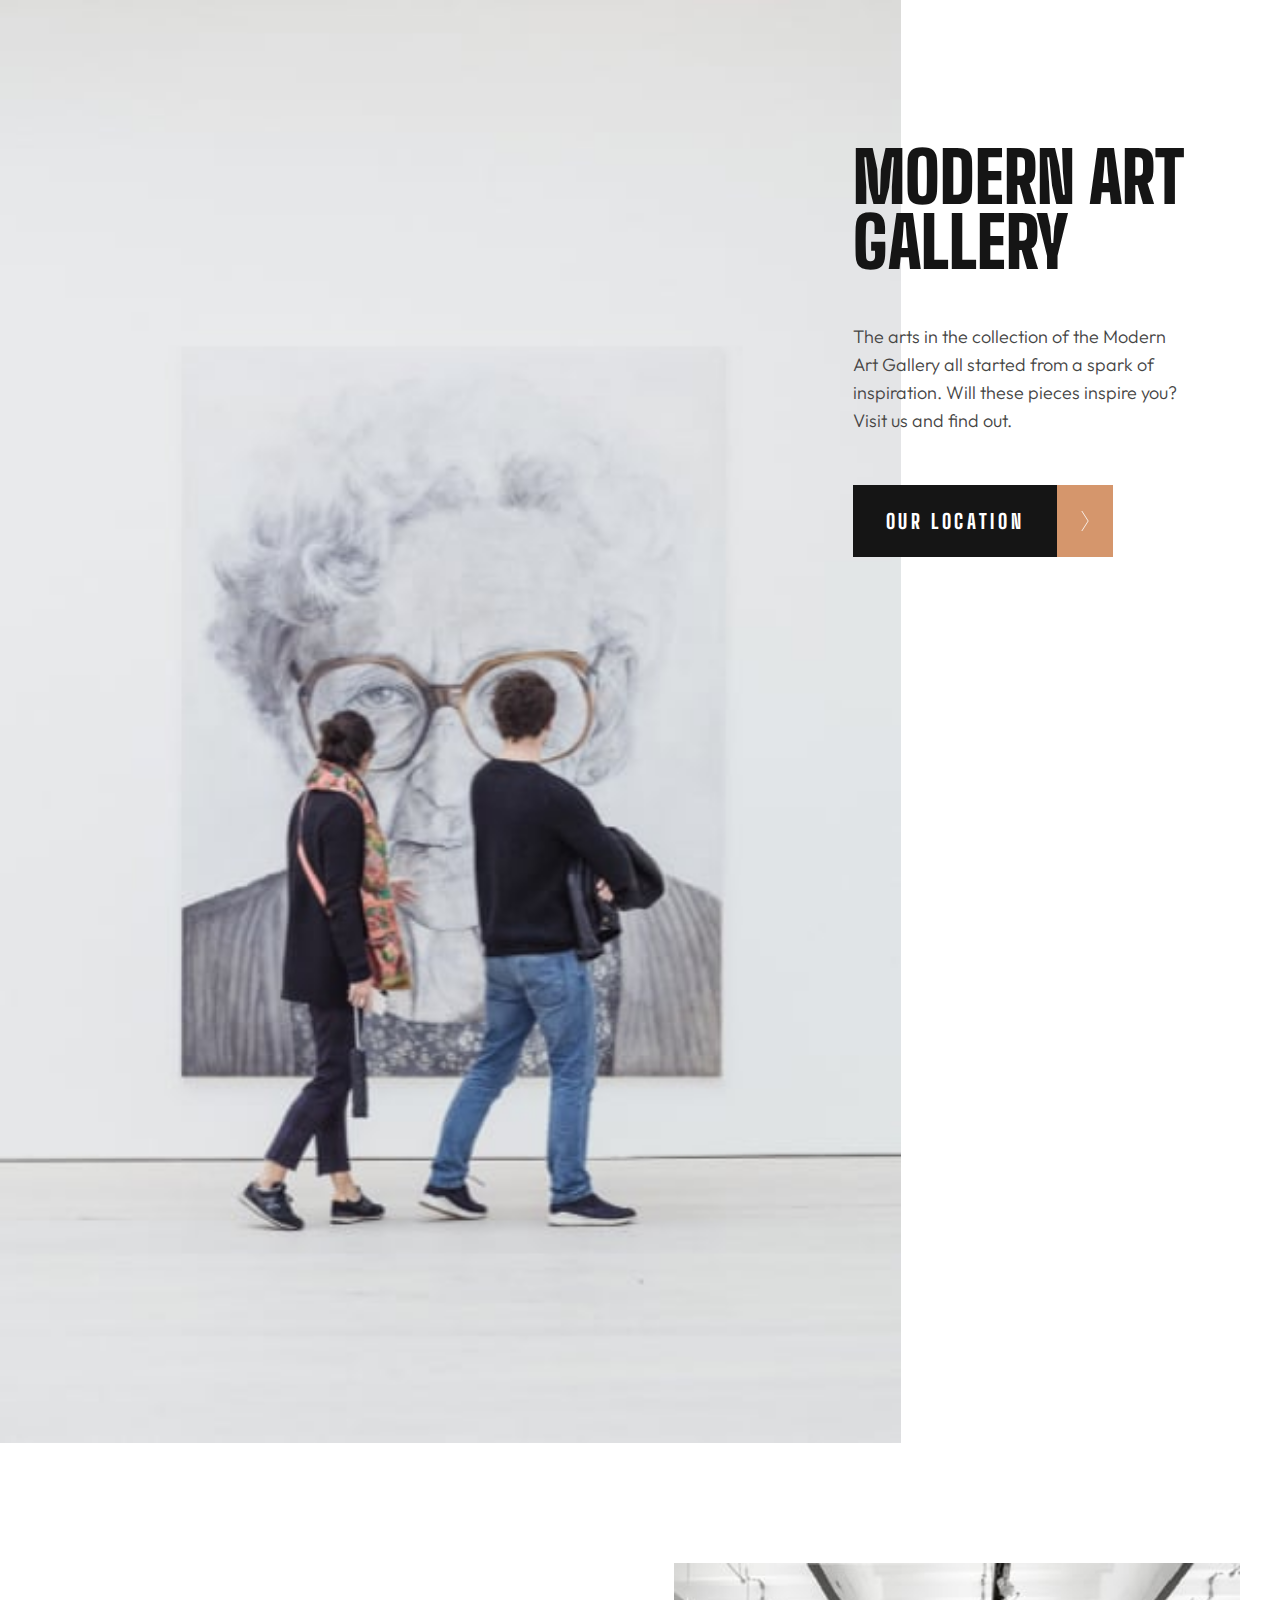
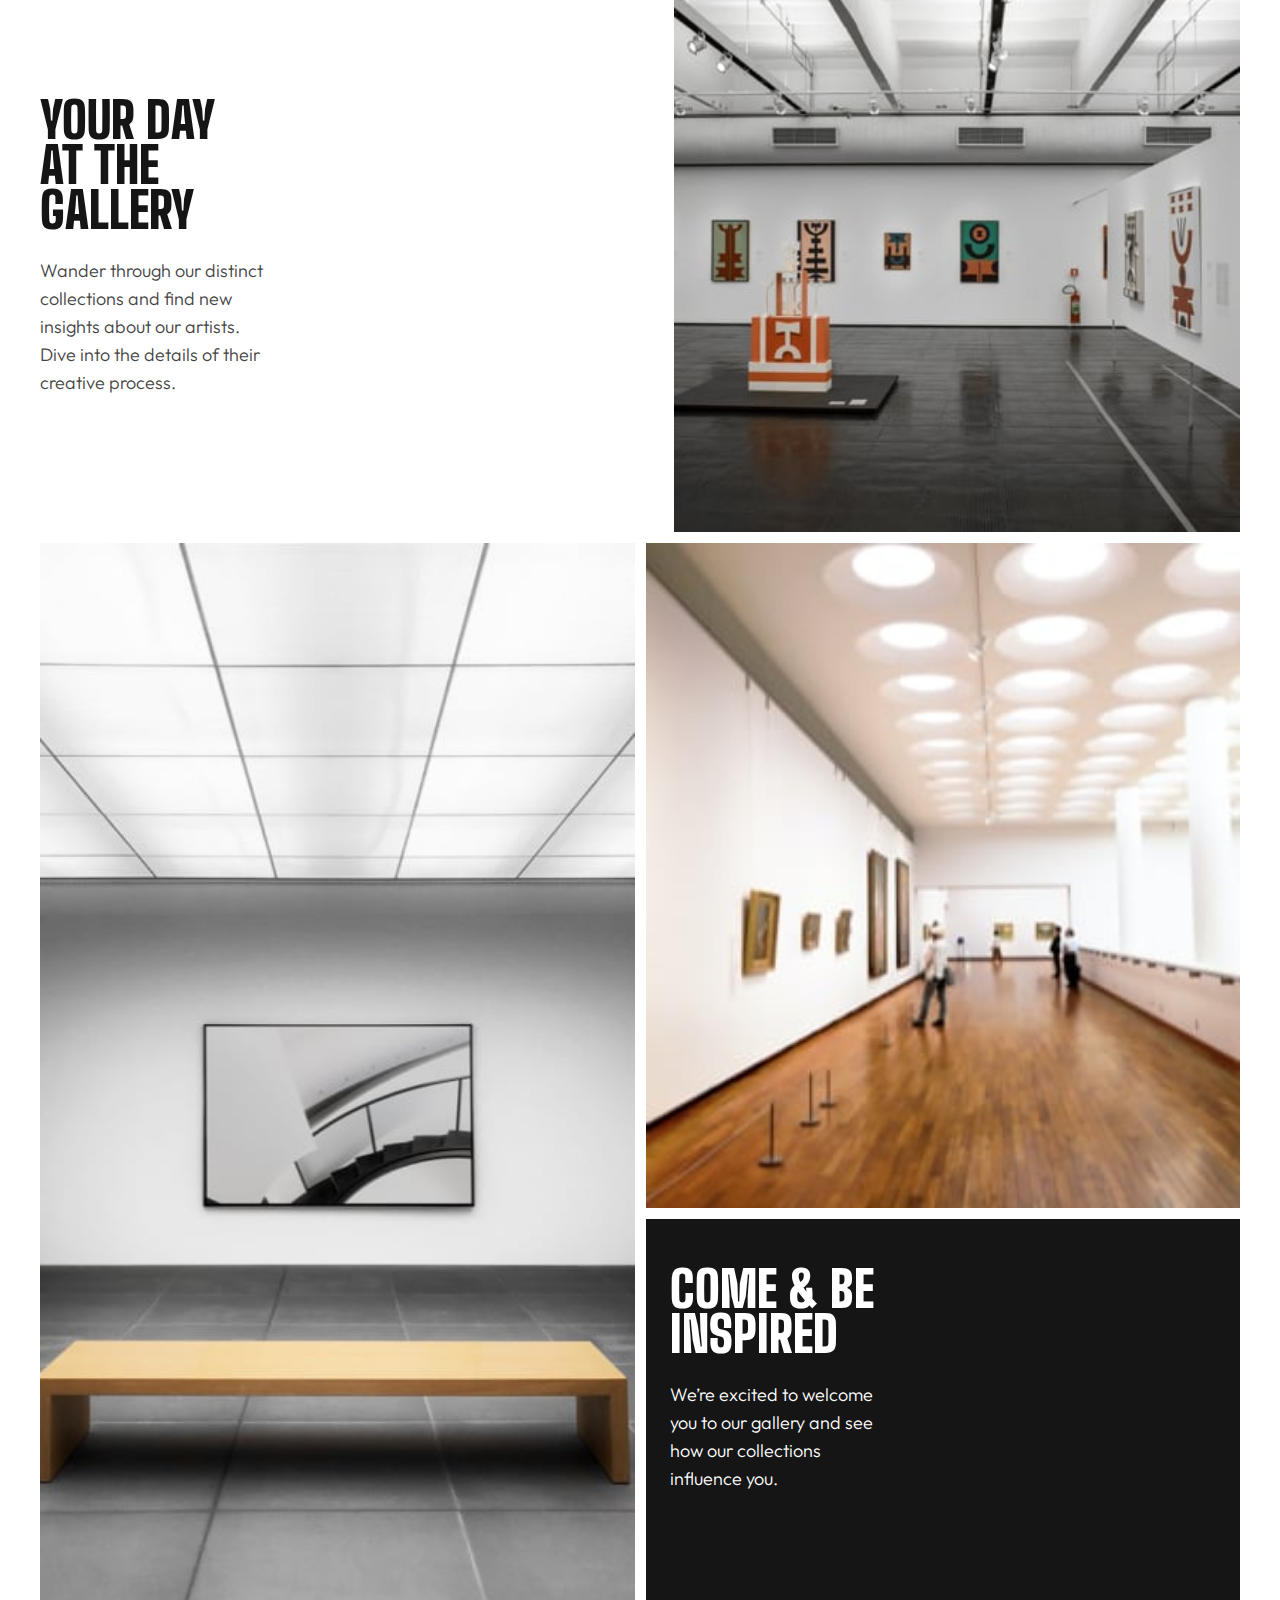
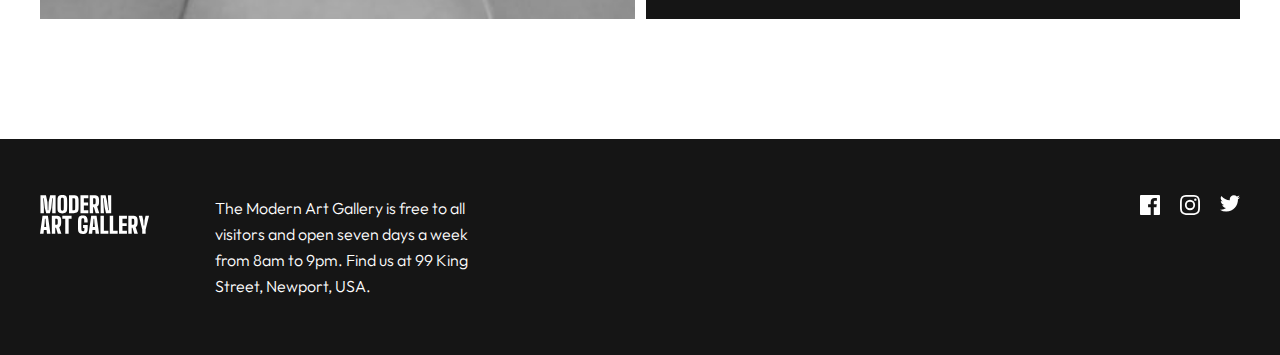
<file: index.html>
<!DOCTYPE html>
<html lang="en">
  <head>
    <link rel="stylesheet" href="reset.css" />
    <link rel="stylesheet" href="index.css" />
    <meta name="viewport" content="width=device-width, initial-scale=1.0" />
  </head>
  <body>
    <div class="header">
      <div class="logo_1440">
        <div class="black_photo">
          <img class="logo_white" src="logo-light.svg" alt="" />
        </div>
        <img class="header_image_desktop" src="image-hero-desktop.jpg" alt="" />
        <img class="logo_black" src="logo-dark.svg" alt="" />
      </div>

      <img class="header_image" src="image-hero.jpg" alt="" />
      <img class="header_image_tablet" src="image-hero-tablet.jpg" alt="" />

      <div class="header_text">
        <span class="header_text1">MODERN ART GALLERY</span>
        <span class="header_text2"
          >The arts in the collection of the Modern Art Gallery all started from
          a spark of inspiration. Will these pieces inspire you? Visit us and
          find out.</span
        >
        <div class="location_box">
          <a class="location_text" href="location.html">OUR LOCATION</a>
          <div class="icon_box">
            <img class="right_arrow" src="icon-arrow-right.svg" alt="" />
          </div>
        </div>
      </div>
    </div>
    <div class="inside_box">
      <div class="mini_box1">
        <img class="photo2" src="image-grid-1.jpg" alt="" />
        <img class="photo2_tablet" src="image-grid-1-tablet.jpg" alt="" />
        <img class="photo2_desktop" src="image-grid-1-desktop.jpg" alt="" />
        <div class="secondtext_box">
          <span class="scnd_text1">Your Day at the Gallery</span>
          <span class="scnd_text2"
            >Wander through our distinct collections and find new insights about
            our artists. Dive into the details of their creative process.</span
          >
        </div>
      </div>
      <div class="mini_box2">
        <img class="photo3" src="image-grid-2.jpg" alt="" />
        <img class="photo3_tablet" src="image-grid-2-tablet.jpg" alt="" />
        <img class="photo3_desktop" src="image-grid-2-desktop.jpg" alt="" />
        <div class="mini_box3">
          <img class="photo4" src="image-grid-3.jpg" alt="" />
          <img class="photo4_tablet" src="image-grid-3-tablet.jpg" alt="" />
          <img class="photo4_desktop" src="image-grid-3-desktop.jpg" alt="" />
          <div class="inspired_box">
            <span class="insp_text1">COME & BE INSPIRED</span>
            <span class="insp_text2"
              >We’re excited to welcome you to our gallery and see how our
              collections influence you.</span
            >
          </div>
        </div>
      </div>
    </div>
    <footer class="footer_box">
      <div class="footer_box2">
        <img class="footer_logo" src="logo-light.svg" alt="" />
        <span class="footer_text"
          >The Modern Art Gallery is free to all visitors and open seven days a
          week from 8am to 9pm. Find us at 99 King Street, Newport, USA.</span
        >
      </div>

      <div class="social_icons">
        <svg
          class="fb"
          width="20"
          height="20"
          xmlns="http://www.w3.org/2000/svg"
        >
          <path
            d="M18.896 0H1.104C.494 0 0 .494 0 1.104v17.793C0 19.506.494 20 1.104 20h9.58v-7.745H8.076V9.237h2.606V7.01c0-2.583 1.578-3.99 3.883-3.99 1.104 0 2.052.082 2.329.119v2.7h-1.598c-1.254 0-1.496.597-1.496 1.47v1.928h2.989l-.39 3.018h-2.6V20h5.098c.608 0 1.102-.494 1.102-1.104V1.104C20 .494 19.506 0 18.896 0Z"
            fill="#FFF"
          />
        </svg>
        <svg
          class="insta"
          width="20"
          height="20"
          xmlns="http://www.w3.org/2000/svg"
        >
          <path
            d="M10 1.802c2.67 0 2.987.01 4.042.059 2.71.123 3.975 1.409 4.099 4.099.048 1.054.057 1.37.057 4.04 0 2.672-.01 2.988-.057 4.042-.124 2.687-1.387 3.975-4.1 4.099-1.054.048-1.37.058-4.041.058-2.67 0-2.987-.01-4.04-.058-2.718-.124-3.977-1.416-4.1-4.1-.048-1.054-.058-1.37-.058-4.041 0-2.67.01-2.986.058-4.04.124-2.69 1.387-3.977 4.1-4.1 1.054-.048 1.37-.058 4.04-.058ZM10 0C7.284 0 6.944.012 5.877.06 2.246.227.227 2.242.061 5.877.01 6.944 0 7.284 0 10s.012 3.057.06 4.123c.167 3.632 2.182 5.65 5.817 5.817 1.067.048 1.407.06 4.123.06s3.057-.012 4.123-.06c3.629-.167 5.652-2.182 5.816-5.817.05-1.066.061-1.407.061-4.123s-.012-3.056-.06-4.122C19.777 2.249 17.76.228 14.124.06 13.057.01 12.716 0 10 0Zm0 4.865a5.135 5.135 0 1 0 0 10.27 5.135 5.135 0 0 0 0-10.27Zm0 8.468a3.333 3.333 0 1 1 0-6.666 3.333 3.333 0 0 1 0 6.666Zm5.338-9.87a1.2 1.2 0 1 0 0 2.4 1.2 1.2 0 0 0 0-2.4Z"
            fill="#FFF"
          />
        </svg>
        <svg class="twitter" width="20" height="17" xmlns="http://www.w3.org/2000/svg">
          <path
            d="M20 2.172a8.192 8.192 0 0 1-2.357.646 4.11 4.11 0 0 0 1.805-2.27 8.22 8.22 0 0 1-2.606.996A4.096 4.096 0 0 0 13.847.248c-2.65 0-4.596 2.472-3.998 5.037A11.648 11.648 0 0 1 1.392 1a4.109 4.109 0 0 0 1.27 5.478 4.086 4.086 0 0 1-1.858-.513c-.045 1.9 1.318 3.679 3.291 4.075a4.113 4.113 0 0 1-1.853.07 4.106 4.106 0 0 0 3.833 2.849A8.25 8.25 0 0 1 0 14.658a11.616 11.616 0 0 0 6.29 1.843c7.618 0 11.923-6.434 11.663-12.205A8.354 8.354 0 0 0 20 2.172Z"
            fill="#FFF"
          />
        </svg>
      </div>
    </footer>
  </body>
</html>
</file>
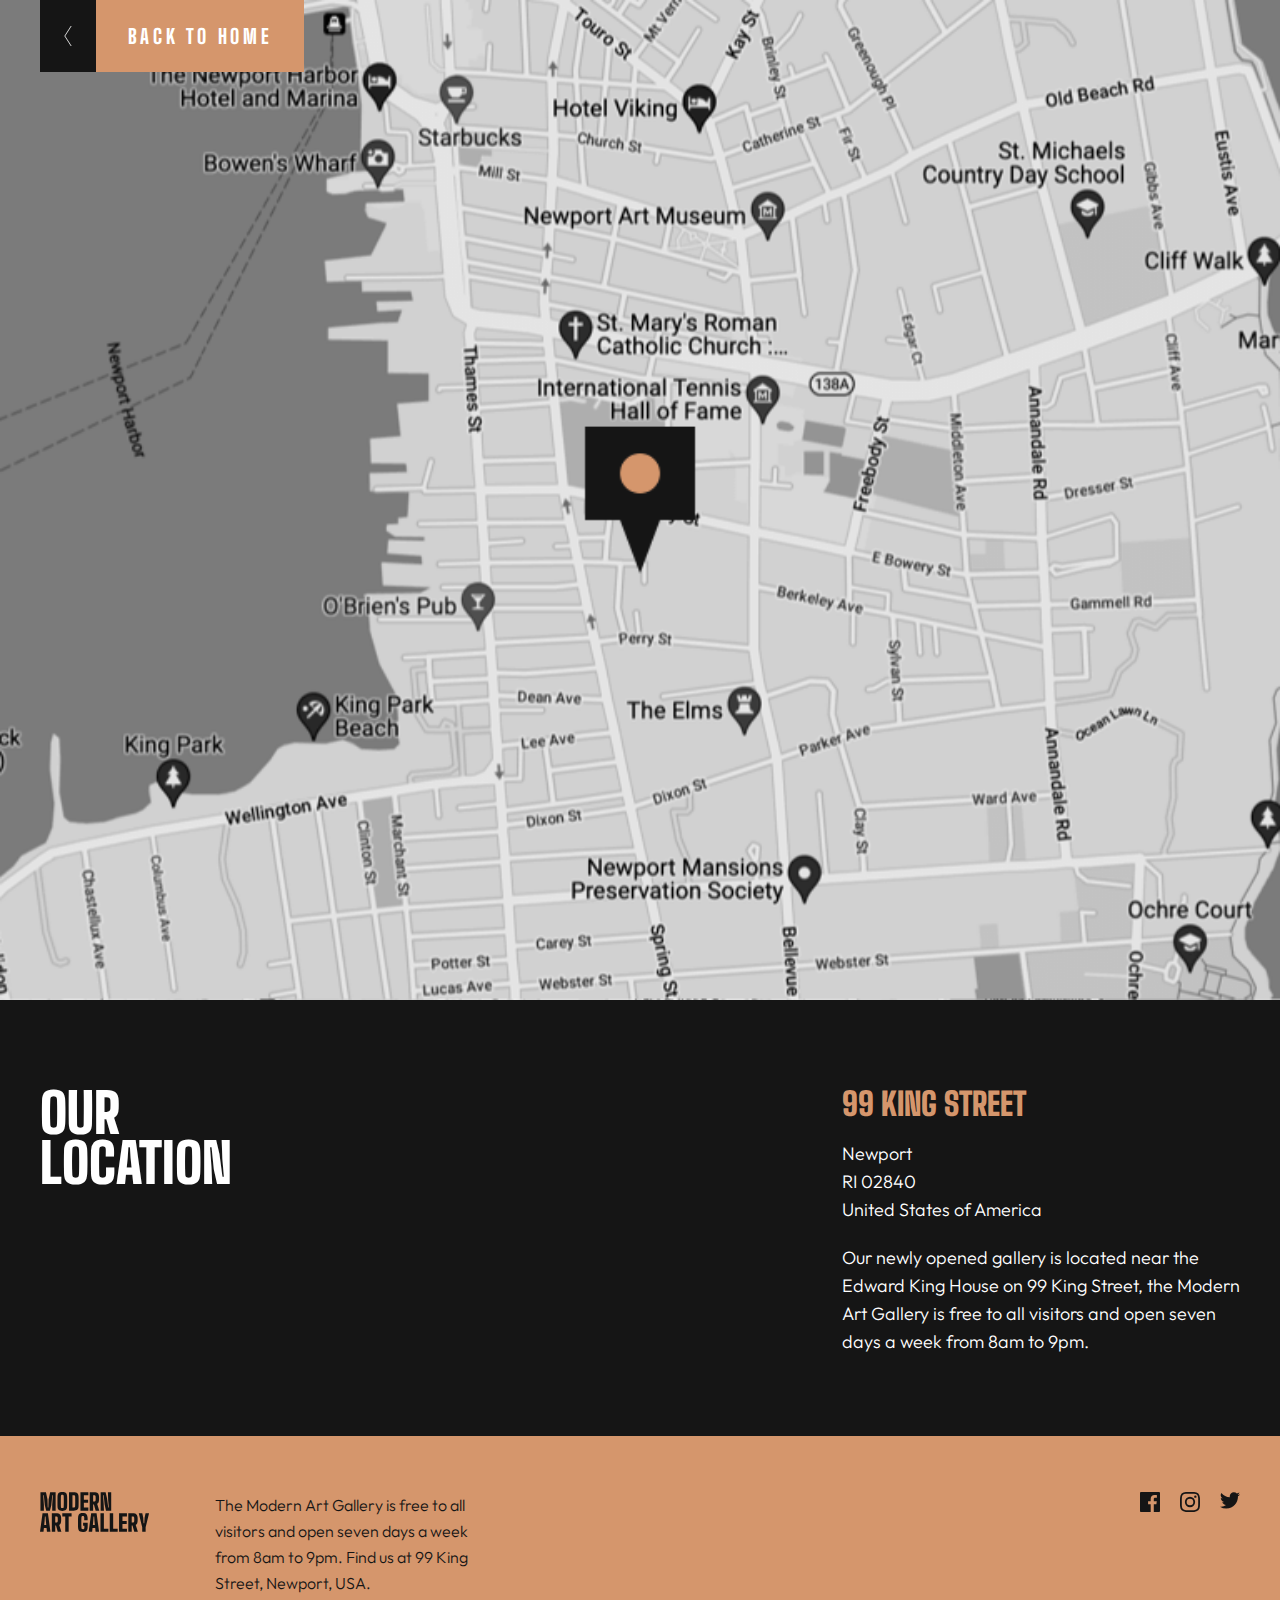
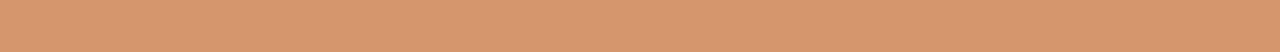
<file: location.html>
<!DOCTYPE html>
<html lang="en">
  <head>
    <link rel="stylesheet" href="reset.css" />
    <link rel="stylesheet" href="location.css" />
    <meta charset="UTF-8" />
    <meta http-equiv="X-UA-Compatible" content="IE=edge" />
    <meta name="viewport" content="width=device-width, initial-scale=1.0" />
    <title>location</title>
  </head>
  <body>
    <div class="back_box">
      <div class="back_icon">
        <img class="icon_arrow_back" src="icon-arrow-left.svg" alt="" />
      </div>
      <a class="back_home" href="index.html">BACK TO HOME</a>
    </div>
    <div class="map_location_back">
      <img class="map_photo" src="image-map.png" alt="" />
      <img class="map_photo_tablet" src="image-map-tablet.png" alt="" />
      <img class="map_photo_desktop" src="image-map-desktop.png" alt="">
      <div class="black_box1">
        <span class="black_text1">OUR LOCATION</span>
        <div class="black_inside_box">
          <span class="black_text2">99 King Street</span>
          <span class="black_text3"
            >Newport <br />
            RI 02840 <br />
            United States of America</span
          >
          <span class="black_text4"
            >Our newly opened gallery is located near the Edward King House on
            99 King Street, the Modern Art Gallery is free to all visitors and
            open seven days a week from 8am to 9pm.</span
          >
        </div>
      </div>
      <footer class="footer_box">
        <div class="footer_box2">
          <img class="footer_logo" src="logo-dark.svg" alt="" />
          <span class="footer_text"
            >The Modern Art Gallery is free to all visitors and open seven days
            a week from 8am to 9pm. Find us at 99 King Street, Newport,
            USA.</span
          >
        </div>

        <div class="loc_social_icons">
          <svg
          class="fb"
          width="20"
          height="20"
          xmlns="http://www.w3.org/2000/svg"
        >
          <path
            d="M18.896 0H1.104C.494 0 0 .494 0 1.104v17.793C0 19.506.494 20 1.104 20h9.58v-7.745H8.076V9.237h2.606V7.01c0-2.583 1.578-3.99 3.883-3.99 1.104 0 2.052.082 2.329.119v2.7h-1.598c-1.254 0-1.496.597-1.496 1.47v1.928h2.989l-.39 3.018h-2.6V20h5.098c.608 0 1.102-.494 1.102-1.104V1.104C20 .494 19.506 0 18.896 0Z"
            fill="#151515"
          />
        </svg>
        <svg
          class="insta"
          width="20"
          height="20"
          xmlns="http://www.w3.org/2000/svg"
        >
          <path
            d="M10 1.802c2.67 0 2.987.01 4.042.059 2.71.123 3.975 1.409 4.099 4.099.048 1.054.057 1.37.057 4.04 0 2.672-.01 2.988-.057 4.042-.124 2.687-1.387 3.975-4.1 4.099-1.054.048-1.37.058-4.041.058-2.67 0-2.987-.01-4.04-.058-2.718-.124-3.977-1.416-4.1-4.1-.048-1.054-.058-1.37-.058-4.041 0-2.67.01-2.986.058-4.04.124-2.69 1.387-3.977 4.1-4.1 1.054-.048 1.37-.058 4.04-.058ZM10 0C7.284 0 6.944.012 5.877.06 2.246.227.227 2.242.061 5.877.01 6.944 0 7.284 0 10s.012 3.057.06 4.123c.167 3.632 2.182 5.65 5.817 5.817 1.067.048 1.407.06 4.123.06s3.057-.012 4.123-.06c3.629-.167 5.652-2.182 5.816-5.817.05-1.066.061-1.407.061-4.123s-.012-3.056-.06-4.122C19.777 2.249 17.76.228 14.124.06 13.057.01 12.716 0 10 0Zm0 4.865a5.135 5.135 0 1 0 0 10.27 5.135 5.135 0 0 0 0-10.27Zm0 8.468a3.333 3.333 0 1 1 0-6.666 3.333 3.333 0 0 1 0 6.666Zm5.338-9.87a1.2 1.2 0 1 0 0 2.4 1.2 1.2 0 0 0 0-2.4Z"
            fill="#151515"
          />
        </svg>
        <svg class="twitter" width="20" height="17" xmlns="http://www.w3.org/2000/svg">
          <path
            d="M20 2.172a8.192 8.192 0 0 1-2.357.646 4.11 4.11 0 0 0 1.805-2.27 8.22 8.22 0 0 1-2.606.996A4.096 4.096 0 0 0 13.847.248c-2.65 0-4.596 2.472-3.998 5.037A11.648 11.648 0 0 1 1.392 1a4.109 4.109 0 0 0 1.27 5.478 4.086 4.086 0 0 1-1.858-.513c-.045 1.9 1.318 3.679 3.291 4.075a4.113 4.113 0 0 1-1.853.07 4.106 4.106 0 0 0 3.833 2.849A8.25 8.25 0 0 1 0 14.658a11.616 11.616 0 0 0 6.29 1.843c7.618 0 11.923-6.434 11.663-12.205A8.354 8.354 0 0 0 20 2.172Z"
            fill="#151515"
          />
        </svg>
        </div>
      </footer>
    </div>
  </body>
</html>
</file>
<file: index.css>
@import url('https://fonts.googleapis.com/css2?family=Big+Shoulders+Display:wght@800;900&display=swap');
@import url('https://fonts.googleapis.com/css2?family=Outfit:wght@300&display=swap');

body{
    background-color: white;
    width: 100%;
    display: flex;
    flex-direction: column;
    align-items: center;
    min-height: 100vh;
}




.header{
    width: 100%;
}

.header_image{
    width: 100%;
    display: block;
}

.header_image_tablet{
    display: none;
}

.header_image_desktop{
    display: none;
}

.inside_box{
    
    width: 100%;
    display: flex;
    flex-direction: column;
    align-items: center;
    box-sizing: border-box;
    padding-left: 16px;
    padding-right: 16px;
}

.black_photo{
    display: none;
}

.logo_1440{
    display: none;
}

.logo_black{
    display: none;

}

.logo_white{
    display: none;
}

.mini_box1{
    width: 100%;

} 

.mini_box2{
    width: 100%;
}

.header_text{
    display: flex;
    flex-direction: column;
    margin-top: 32px;
    width: 100%;
    padding-left: 16px;
    box-sizing: border-box;
    
}

.header_text1{
    font-family: 'Big Shoulders Display';
    font-style: normal;
    font-weight: 900;
    font-size: 60px;
    line-height: 55px;
    text-transform: uppercase;
    color: #151515;
    width: 343px;
    height: 110px;
}

.header_text2{
    font-family: 'Outfit';
    font-style: normal;
    font-weight: 300;
    font-size: 18px;
    line-height: 28px;
    color: #444444;
    width: 343px;
    height: 112px;
    margin-top: 32px;
}

.location_text{
    font-family: 'Big Shoulders Display';
    font-style: normal;
    font-weight: 800;
    font-size: 20px;
    line-height: 24px;
    letter-spacing: 3.63636px;
    color: #FFFFFF;
    background: #151515;
    width: 204px;
    height: 72px;
    text-align: center;
    display: flex;
    flex-direction: column;
    align-items: center;
    justify-content: center;
    margin-top: 32px;
    text-decoration: none;
    transition: ease 0.3s;
    
}

.location_box{
    display: flex;
    flex-direction: row;
    align-items: center;
}

.location_box:hover > .location_text{
    background-color: #D5966C;
}


.location_box:hover > .icon_box{
    background: #151515; 
} 

.icon_box{
    background: #D5966C;
    width: 56px;
    height: 72px;
    display: flex;
    align-items: center;
    justify-content: center;
    margin-top: 32px;
    cursor: pointer;
    transition: ease 0.3s;
}


.right_arrow{
    width: 8px;
}

.photo2{
    margin-top: 120px;
    width: 100%;
    display: block;
}

.photo2_tablet{
    display: none;
}

.photo2_desktop{
    display: none;
}

.secondtext_box{
    display: flex;
    flex-direction: column;
    width: 100%;
}

.scnd_text1{
    font-family: 'Big Shoulders Display';
    font-style: normal;
    font-weight: 900;
    font-size: 50px;
    line-height: 45px;
    text-transform: uppercase;
    color: #151515;
    margin-top: 25px;
    width: 343px;
    height: 90px;
}

.scnd_text2{
    font-family: 'Outfit';
    font-style: normal;
    font-weight: 300;
    font-size: 18px;
    line-height: 28px;
    color: #444444;
    margin-top: 21px;
    width: 343px;
    height: 112px;
}

.photo3{
    width: 100%;
    margin-top: 32px;
    display: block;
}

.photo3_tablet{
    display: none;
}

.photo3_desktop{
    display: none;
}



.photo4{
    margin-top: 16px;
    width: 100%;
    display: block;
}

.photo4_tablet{
    display: none;
}

.photo4_desktop{
    display: none;
}

.inspired_box{
    background: #151515;
    width: 100%;
    height: 293px;
    margin-top: 16px;
    flex-direction: column;
    display: flex;
}


.insp_text1{
    font-family: 'Big Shoulders Display';
    font-style: normal;
    font-weight: 900;
    font-size: 50px;
    line-height: 45px;
    text-transform: uppercase;
    color: #FFFFFF;
    margin-top: 48px;
    margin-left: 24px;
    width: 295px;
    height: 90px;
}


.insp_text2{
    font-family: 'Outfit';
    font-style: normal;
    font-weight: 300;
    font-size: 18px;
    line-height: 28px;
    color: #FFFFFF;
    width: 295px;
    height: 84px;
    margin-top: 24px;
    margin-left: 24px;
}

.footer_box{
    width: 100%;
    height: 336px;
    background: #151515;
    display: flex;
    flex-direction: column;
    padding-left: 32px;
    box-sizing: border-box;
    margin-top: 120px;
}

.footer_box2{
    display: flex;
    flex-direction: column;
}


.footer_logo{
    width: 110px;
    margin-top: 48px;
}

.footer_text{
    font-family: 'Outfit';
    font-style: normal;
    font-weight: 300;
    font-size: 16px;
    line-height: 26px;
    color: #FFFFFF;
    width: 331px;
    margin-top: 38px;
}

.social_icons{
    margin-top: 38px;
    display: flex;
    flex-direction: row;
    gap: 20px;
    
}

.fb {
    cursor: pointer;
    transition: ease 0.2s;
}

.fb path:hover{
    fill: #D5966C;
}

.insta{
    cursor: pointer;
    transition: ease 0.2s;
}

.insta path:hover{
    fill: #D5966C;
}

.twitter{
    cursor: pointer;
    transition: ease 0.2s;
}

.twitter path:hover{
    fill: #D5966C;
}

@media screen and (min-width: 768px) {

    .header{
        display: flex;
        justify-content: space-between;
    }


    .header_image{
        display: none;
    }

    
    .black_photo{
        display: none;
    }

    .logo_1440{
        display: none;
    }

    .logo_black{
        display: none;

    }

    .logo_white{
        display: none;
    }

    .header_image_desktop{
        display: none;
    }

    
    
    .header_image_tablet{
        display: block;
        
        width: 100%;
        box-sizing: border-box;
    }

    .header_text{
        display: flex;
        flex-direction: column;
        margin-top: 0px;
        width: auto;
        padding-left: 0px;
        padding-right: 40px;
        box-sizing: border-box;
        left: -48px;
        position: relative;
        top: 145px;

    }

    .header_text1{
        font-style: normal;
        font-weight: 900;
        font-size: 70px;
        line-height: 65px;
        text-transform: uppercase;
        color: #151515;
        width: 339px;
        height: 130px;
    }

    .header_text2{
        font-family: 'Outfit';
        font-style: normal;
        font-weight: 300;
        font-size: 18px;
        line-height: 28px;
        color: #444444;
        width: 339px;
        height: 130px;
        margin-top: 48px;
    }
    
    .inside_box{
        display: grid;
        gap: 11px;
        margin-top: 80px;
        padding: 40px;
        box-sizing: border-box;
        
    }

    .photo2{
        display: none;
    }

    .photo2_desktop{
        display: none;
    }
    

    .mini_box1{
        width: 100%;
        display: flex;
        flex-direction: row-reverse;
        
        align-items: center;
        justify-content: center;
    }

    .mini_box2{
        display: flex;
        flex-direction: row;
        gap: 11px;
        width: 100%;
    }

    .mini_box3{
        display: flex;
        flex-direction: column;
        width: 100%;
        gap: 11px;
    }

    
    .photo2_tablet{
        display: block;
        width: 100%;
        
    }

    .secondtext_box{
        padding-right: 68px;
    }

    .scnd_text1{
        font-family: 'Big Shoulders Display';
        font-style: normal;
        font-weight: 900;
        font-size: 50px;
        line-height: 45px;
        text-transform: uppercase;
        color: #151515;
        margin-top: 0;
        width: 223px;
        height: 135px;
    }

    .scnd_text2{
        font-family: 'Outfit';
        font-style: normal;
        font-weight: 300;
        font-size: 18px;
        line-height: 28px;
        color: #444444;
        margin-top: 24px;
        width: 223px;
        height: 140px;
    }

    .photo3{
        
        display: none;
    }
    
    .photo3_tablet{
        display: block;
        width: 100%;
        

    }

    .photo3_desktop{
        display: none;
    }
    
    .photo4{
        
        display: none;
    }

    .photo4_desktop{
        display: none;
    }

    .photo4_tablet{
        display: block;
        width: 100%;
        
    }

    .inspired_box{
        
        width: 100%;
        height: 100%;
        margin-top: 0px;
    }

    .insp_text1{
        font-family: 'Big Shoulders Display';
        font-style: normal;
        font-weight: 900;
        font-size: 50px;
        line-height: 45px;
        text-transform: uppercase;
        color: #FFFFFF;
        margin-top: 48px;
        margin-left: 24px;
        width: 223px;
        height: 90px;
    }

    .insp_text2{
        font-family: 'Outfit';
        font-style: normal;
        font-weight: 300;
        font-size: 18px;
        line-height: 28px;
        color: #FFFFFF;
        width: 223px;
        height: 112px;
        margin-top: 24px;
        margin-left: 24px;
        margin-bottom: 85px;
    
    }

    .footer_box{
        width: 100%;
        height: 216px;
        display: flex;
        flex-direction: row;
        align-items: flex-start;
        justify-content: space-between;
        margin-top: 80px;
        padding-left: 40px;

    
    }

    .footer_box2{
        display: flex;
        flex-direction: row;
        align-items: flex-start;
        gap: 65px;
    }

    .footer_logo{
        margin-top: 56px;
    }

    .footer_text{
        font-family: 'Outfit';
        font-style: normal;
        font-weight: 300;
        font-size: 16px;
        line-height: 26px;
        color: #FFFFFF;
        margin-top: 56px;
        width: 281px;
        height: 104px;
    }

    .social_icons{
        padding-right: 40px;
        margin-top: 56px;
        display: flex;
        flex-direction: row;
        gap: 20px;
    }



    
}


@media screen and (min-width: 1440px) {

    .header{
        display: flex;
        justify-content: flex-start;
        display: flex;
        justify-content: flex-start;
    }


    .black_photo{
        display: block;
        background: #151515;
        width: 100%;
        overflow: hidden;
    }

    .logo_1440{
        display: flex;
        flex-direction: row;
        width: 100%;
    }

    .logo_black{
        display: block;
        width: 514px;
        left: 165px;
        top: 189px;
        position: absolute;
        z-index: 0;
        height: 176px;


    }

    .logo_white{
        display: block;
        width: 514px;
        position: relative;
        left: 165px;
        top: 189px;
        z-index: 1;
        height: 176px;
    }

    .header_text1{
        display: none;
    }

    .header_image{
        display: none;
    }

    .header_image_tablet{
        display: none;
    }

    .header_image_desktop{
        display: block;
        width: 100%;
    }

    .header_text{
        width: auto;
        left: -65px;
        position: relative;
        padding-right: 100px;
        top: 190px;
        margin-top: 0;

    
    }

    .header_text2{
        font-family: 'Outfit';
        font-style: normal;
        font-weight: 300;
        font-size: 22px;
        line-height: 32px;
        color: #444444;
        width: 350px;
        height: 160px;
        margin-top: 0;
    }

    .inside_box{
        padding-right: 160px;
        padding-left: 160px;
        margin-top: 0;
        padding-top: 180px;
    }

    .photo2_desktop{
        display: block;
        width: 100%;
    }

    .photo2_tablet{
        display: none;
    }

    .photo2{
        display: none;
    }
    
    .photo3_desktop{
        display: block;
        width: 100%;
    }

    .photo3{
        display: none;
    }

    .photo3_tablet{
        display: none;
    }

    .photo4_desktop{
        display: block;
        width: 100%;
    }

    .photo4{
        display: none;
    }

    .photo4_tablet{
        display: none;
    }

    .secondtext_box{
        padding-right: 120px;
    }

    .scnd_text1{
        font-family: 'Big Shoulders Display';
        font-style: normal;
        font-weight: 900;
        font-size: 60px;
        line-height: 60px;
        text-transform: uppercase;
        color: #151515;
        width: 350px;
        height: 120px;
    }

    .scnd_text2{
        font-family: 'Outfit';
        font-style: normal;
        font-weight: 300;
        font-size: 22px;
        line-height: 32px;
        color: #444444;
        width: 350px;
        height: 120px;
        margin-top: 32px;

    }

    .insp_text1{
        font-family: 'Big Shoulders Display';
        font-style: normal;
        font-weight: 900;
        font-size: 60px;
        line-height: 60px;
        text-transform: uppercase;
        color: #FFFFFF;
        width: 350px;
        height: 120px;
        margin-top: 65px;
        margin-left: 48px;
    
    }

    .insp_text2{
        font-family: 'Outfit';
        font-style: normal;
        font-weight: 300;
        font-size: 22px;
        line-height: 32px;
        color: #FFFFFF;
        width: 350px;
        height: 96px;
        margin-left: 48px;
        margin-top: 32px;
        margin-bottom: 64px;
    }

    .footer_box{
        height: 244px;
        padding-left: 165px;
    }

    .footer_box2{
        gap: 140px;

    }

    .footer_logo{
        width: 160px;
        margin-top: 80px;
    }

    .footer_text{
        font-family: 'Outfit';
        font-style: normal;
        font-weight: 300;
        font-size: 18px;
        line-height: 28px;
        color: #FFFFFF;
        margin-top: 80px;
        width: 430px;
        height: 84px;
    }

    .social_icons{
        padding-right: 165px;
        margin-top: 80px;
    }


    
}
</file>
<file: location.css>
@import url('https://fonts.googleapis.com/css2?family=Big+Shoulders+Display:wght@800;900&display=swap');
@import url('https://fonts.googleapis.com/css2?family=Outfit:wght@300&display=swap');

body{
    min-height: 100vh;
}

.back_box{
    display: flex;
    flex-direction: row;
}

.back_box:hover > .back_home{
    background: #D5966C;
}

.back_box:hover > .back_icon{
    background: #151515;
}

.back_icon{
    background: #D5966C;
    width: 56px;
    height: 72px;
    display: flex;
    align-items: center;
    justify-content: center;
    
}

.icon_arrow_back{
    width: 8px;
}

.back_home{
    background: #151515;
    font-family: 'Big Shoulders Display';
    font-style: normal;
    font-weight: 800;
    font-size: 20px;
    line-height: 24px;
    letter-spacing: 3.63636px;
    color: #FFFFFF;
    width: 208px;
    height: 72px;
    display: flex;
    align-items: center;
    justify-content: center;
    text-decoration: none;
    transition: ease 0.3s;
    
}

.map_location_back{
    position: absolute;
    width: 100%;
    top: 0;
    z-index: -1;
}

.map_photo{
    
    display: block;
    width: 100%;
}

.map_photo_tablet{
    display: none;
}

.map_photo_desktop{
    display: none;
}



.black_box1{
    width: 100%;
    height: 493px;
    background: #151515;
    display: flex;
    flex-direction: column;
    padding-left: 16px;
    box-sizing: border-box;
    padding-right: 16px;
}

.black_text1{
    font-family: 'Big Shoulders Display';
    font-style: normal;
    font-weight: 900;
    font-size: 50px;
    line-height: 45px;
    text-transform: uppercase;
    color: #FFFFFF;
    width: 343px;
    height: 45px;
    margin-top: 48px;
}

.black_inside_box{
    display: flex;
    flex-direction: column;
}

.black_text2{
    font-family: 'Big Shoulders Display';
    font-style: normal;
    font-weight: 900;
    font-size: 32px;
    line-height: 32px;
    text-transform: uppercase;
    color: #D5966C;
    margin-top: 48px;
    width: 343px;
    height: 32px;
}

.black_text3{
    font-family: 'Outfit';
    font-style: normal;
    font-weight: 300;
    font-size: 18px;
    line-height: 28px;
    color: #FFFFFF;
    width: 343px;
    height: 84px;
    margin-top: 20px;
}

.black_text4{
    font-family: 'Outfit';
    font-style: normal;
    font-weight: 300;
    font-size: 18px;
    line-height: 28px;
    color: #FFFFFF;
    margin-top: 20px;
    width: 343px;
    height: 140px;
}

.footer_box{
    height: 336px;
    background: #D5966C;
    width: 100%;
    padding-left: 32px;
    padding-right: 32px;
    box-sizing: border-box;
    display: flex;
    flex-direction: column;
}

.footer_box2{
    display: flex;
    flex-direction: column;
}

.footer_logo{
    margin-top: 48px;
    width: 110px;
}

.footer_text{
    font-family: 'Outfit';
    font-style: normal;
    font-weight: 300;
    font-size: 16px;
    line-height: 26px;
    color: #151515;
    margin-top: 38px;
    width: 311px;
    height: 104px;
}

.loc_social_icons{
    margin-top: 38px;
    display: flex;
    flex-direction: row;
    gap: 20px;
}

.fb {
    cursor: pointer;
    transition: ease 0.2s;
}

.fb path:hover{
    fill: white
}

.insta{
    cursor: pointer;
    transition: ease 0.2s;
}

.insta path:hover{
    fill: white
}

.twitter{
    cursor: pointer;
    transition: ease 0.2s;
}

.twitter path:hover{
    fill: white
}




@media screen and (min-width: 768px) {

    .back_box{
        display: flex;
        flex-direction: row;
        padding-left: 40px;
    
    }

    .map_photo{
    
        display: none;
    }
    
    .map_photo_tablet{
        display: block;
        width: 100%;
    }

    .map_photo_desktop{
        display: none;
    }

    .black_box1{
        height: 436px;
        padding-left: 40px;
        padding-right: 40px;
        box-sizing: border-box;
        display: flex;
        flex-direction: row;
        justify-content: space-between;
    }

    .black_text1{
        font-family: 'Big Shoulders Display';
        font-style: normal;
        font-weight: 900;
        font-size: 55px;
        line-height: 50px;
        text-transform: uppercase;
        color: #FFFFFF;
        width: 223px;
        height: 100%;
        margin-top: 88px;
    }

    .black_text2{
        width: 350px;
        font-family: 'Big Shoulders Display';
        font-style: normal;
        font-weight: 900;
        font-size: 32px;
        line-height: 32px;
        text-transform: uppercase;
        color: #D5966C;
        margin-top: 88px;
    }

    .black_text3{
        width: 398px;
    }

    .black_text4{
        width: 398px;
    }

    .footer_box{
        width: 100%;
        height: 216px;
        display: flex;
        flex-direction: row;
        align-items: flex-start;
        justify-content: space-between;
        padding-left: 40px;
        padding-right: 40px;
        box-sizing: border-box;
    }

    .footer_box2{
        display: flex;
        flex-direction: row;
        align-items: flex-start;
        gap: 65px;
    }

    .footer_logo{
        margin-top: 56px;
    }

    .footer_text{
        font-family: 'Outfit';
        font-style: normal;
        font-weight: 300;
        font-size: 16px;
        line-height: 26px;
        color: #151515;
        width: 281px;
        margin-top: 56px;
    }

    .loc_social_icons{
        margin-top: 56px;
    }



    
    
}

@media screen and (min-width: 1440px) {

    .back_box{
        display: flex;
        flex-direction: row;
        padding-left: 156px;
    }

    .map_photo_desktop{
        display: block;
        width: 100%;
    }

    .map_photo{
        display: none;
    }

    .map_photo_tablet{
        display: none;
    }

    .black_box1{
        height: 548px;
        padding-left: 165px;
        padding-right: 165px;
    }
    
    .black_text1{
        font-family: 'Big Shoulders Display';
        font-style: normal;
        font-weight: 900;
        font-size: 70px;
        line-height: 70px;
        text-transform: uppercase;
        color: #FFFFFF;
        width: 345px;
        height: 120px;
        margin-top: 104px;
    }

    .black_text2{
        font-family: 'Big Shoulders Display';
        font-style: normal;
        font-weight: 900;
        font-size: 36px;
        line-height: 36px;
        text-transform: uppercase;
        color: #D5966C;
        width: 350px;
        height: 36px;
        margin-top: 104px;
    }

    .black_text3{
        font-family: 'Outfit';
        font-style: normal;
        font-weight: 300;
        font-size: 22px;
        line-height: 32px;
        color: #FFFFFF;
        margin-top: 24px;
        width: 445px;
        height: 96px;
    }

    .black_text4{
        font-family: 'Outfit';
        font-style: normal;
        font-weight: 300;
        font-size: 22px;
        line-height: 32px;
        color: #FFFFFF;
        width: 540px;
        height: 128px;
        margin-top: 32px;
    }

    .footer_box{
        padding-left: 165px;
        padding-right: 165px;
        height: 244px;
    }

    .footer_box2{
        gap: 140px;
    }

    .footer_logo{
        width: 165px;
        margin-top: 80px;
    }

    .footer_text{
        font-family: 'Outfit';
        font-style: normal;
        font-weight: 300;
        font-size: 18px;
        line-height: 28px;
        color: #151515;
        width: 430px;
        height: 84px;
        margin-top: 80px;
    }

    .loc_social_icons{
        margin-top: 80px;
    }

}
</file>
